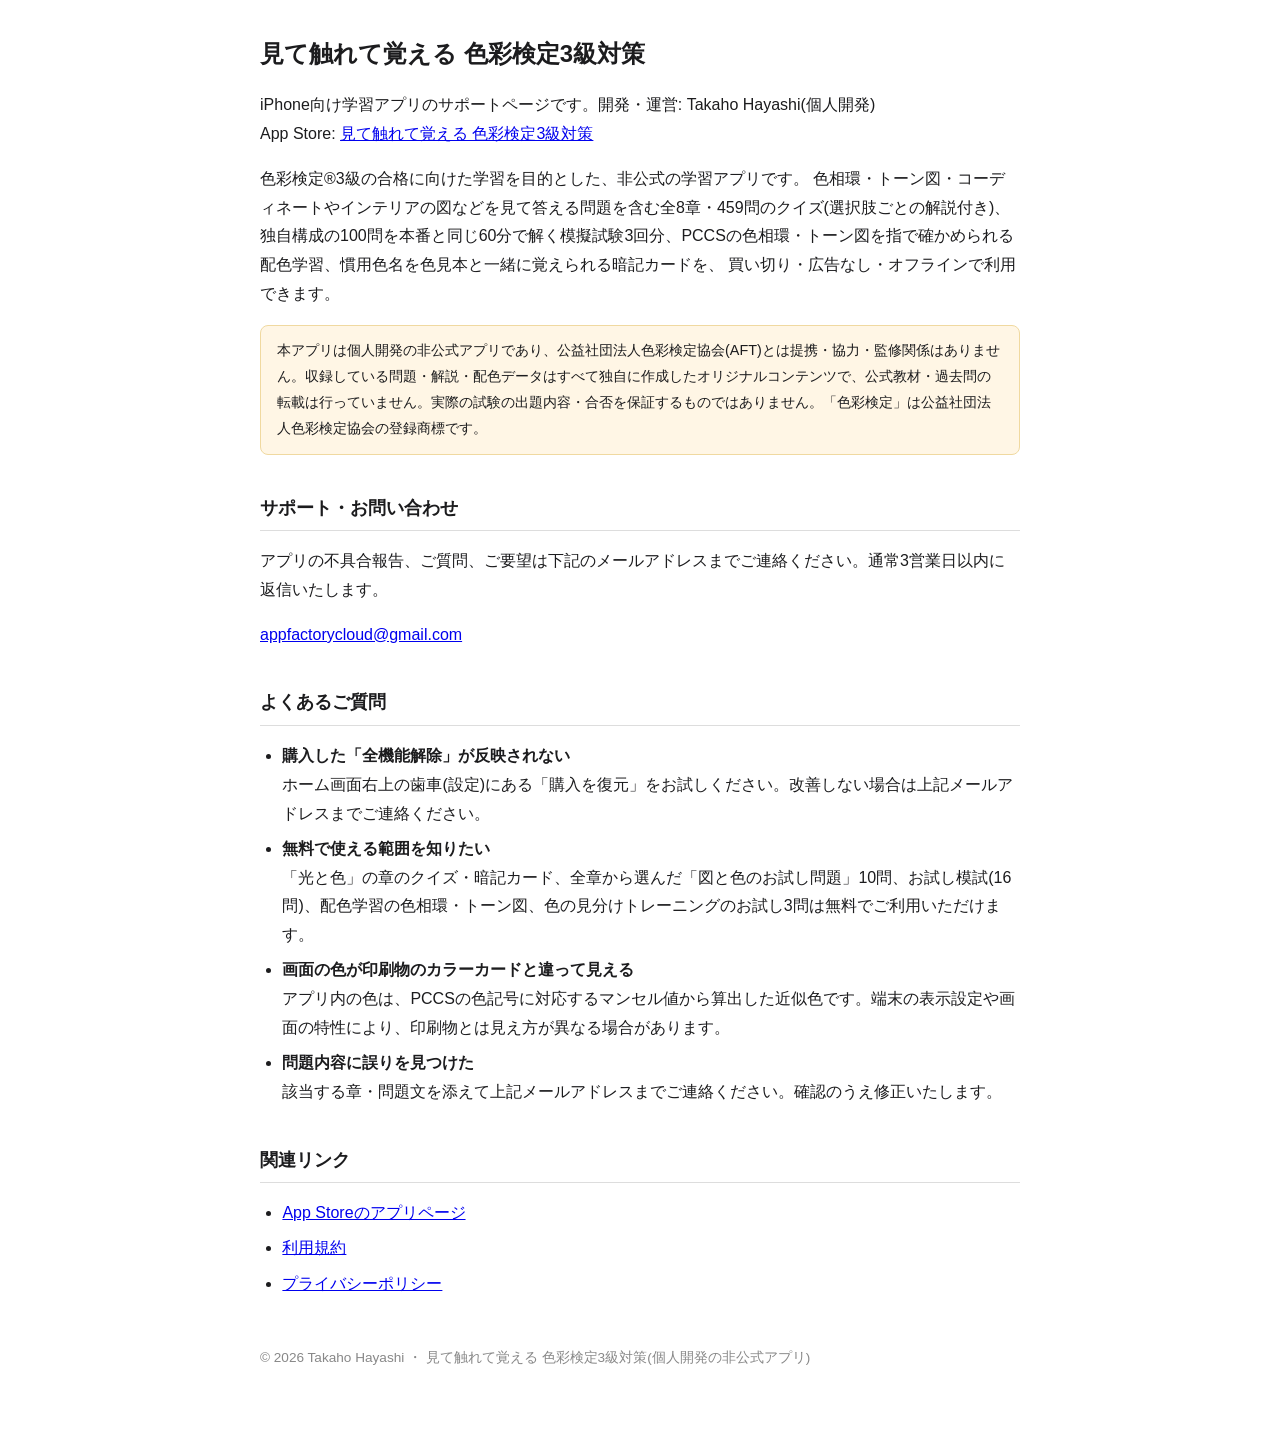
<file: docs/index.html>
<!DOCTYPE html>
<html lang="ja">
<head>
<meta charset="UTF-8">
<meta name="viewport" content="width=device-width, initial-scale=1.0">
<title>見て触れて覚える 色彩検定3級対策 | サポート</title>
<style>
  :root { color-scheme: light dark; }
  body {
    font-family: -apple-system, BlinkMacSystemFont, "Hiragino Kaku Gothic ProN", "Yu Gothic", sans-serif;
    line-height: 1.8;
    max-width: 760px;
    margin: 0 auto;
    padding: 2rem 1.25rem 4rem;
    color: #1c1c1e;
    background: #fff;
  }
  @media (prefers-color-scheme: dark) {
    body { color: #f2f2f7; background: #111113; }
    a { color: #6ea8fe; }
    hr { border-color: #333; }
  }
  h1 { font-size: 1.5rem; margin-top: 0; }
  h2 { font-size: 1.15rem; margin-top: 2.25rem; border-bottom: 1px solid #ddd; padding-bottom: .4rem; }
  @media (prefers-color-scheme: dark) { h2 { border-bottom-color: #333; } }
  ul { padding-left: 1.4rem; }
  li { margin-bottom: .4rem; }
  .app-name { font-weight: 600; }
  .disclaimer {
    background: #fff6e5;
    border: 1px solid #f0d9a0;
    border-radius: 8px;
    padding: 12px 16px;
    font-size: 0.9em;
    color: #1c1c1e;
  }
  @media (prefers-color-scheme: dark) {
    .disclaimer { background: #2a2410; border-color: #55480f; color: #f2f2f7; }
  }
  footer { margin-top: 3rem; font-size: .85rem; color: #888; }
</style>
</head>
<body>

<h1>見て触れて覚える 色彩検定3級対策</h1>
<p>iPhone向け学習アプリのサポートページです。開発・運営: Takaho Hayashi(個人開発)<br>
App Store: <a href="https://apps.apple.com/jp/app/id6818165152">見て触れて覚える 色彩検定3級対策</a></p>
<p>
色彩検定®3級の合格に向けた学習を目的とした、非公式の学習アプリです。
色相環・トーン図・コーディネートやインテリアの図などを見て答える問題を含む全8章・459問のクイズ(選択肢ごとの解説付き)、
独自構成の100問を本番と同じ60分で解く模擬試験3回分、PCCSの色相環・トーン図を指で確かめられる配色学習、慣用色名を色見本と一緒に覚えられる暗記カードを、
買い切り・広告なし・オフラインで利用できます。
</p>
<p class="disclaimer">
本アプリは個人開発の非公式アプリであり、公益社団法人色彩検定協会(AFT)とは提携・協力・監修関係はありません。収録している問題・解説・配色データはすべて独自に作成したオリジナルコンテンツで、公式教材・過去問の転載は行っていません。実際の試験の出題内容・合否を保証するものではありません。「色彩検定」は公益社団法人色彩検定協会の登録商標です。
</p>

<h2>サポート・お問い合わせ</h2>
<p>アプリの不具合報告、ご質問、ご要望は下記のメールアドレスまでご連絡ください。通常3営業日以内に返信いたします。</p>
<p><a href="mailto:appfactorycloud@gmail.com">appfactorycloud@gmail.com</a></p>

<h2>よくあるご質問</h2>
<ul>
  <li><strong>購入した「全機能解除」が反映されない</strong><br>ホーム画面右上の歯車(設定)にある「購入を復元」をお試しください。改善しない場合は上記メールアドレスまでご連絡ください。</li>
  <li><strong>無料で使える範囲を知りたい</strong><br>「光と色」の章のクイズ・暗記カード、全章から選んだ「図と色のお試し問題」10問、お試し模試(16問)、配色学習の色相環・トーン図、色の見分けトレーニングのお試し3問は無料でご利用いただけます。</li>
  <li><strong>画面の色が印刷物のカラーカードと違って見える</strong><br>アプリ内の色は、PCCSの色記号に対応するマンセル値から算出した近似色です。端末の表示設定や画面の特性により、印刷物とは見え方が異なる場合があります。</li>
  <li><strong>問題内容に誤りを見つけた</strong><br>該当する章・問題文を添えて上記メールアドレスまでご連絡ください。確認のうえ修正いたします。</li>
</ul>

<h2>関連リンク</h2>
<ul>
  <li><a href="https://apps.apple.com/jp/app/id6818165152">App Storeのアプリページ</a></li>
  <li><a href="terms.html">利用規約</a></li>
  <li><a href="privacy.html">プライバシーポリシー</a></li>
</ul>

<footer>
© 2026 Takaho Hayashi ・ 見て触れて覚える 色彩検定3級対策(個人開発の非公式アプリ)
</footer>

</body>
</html>
</file>
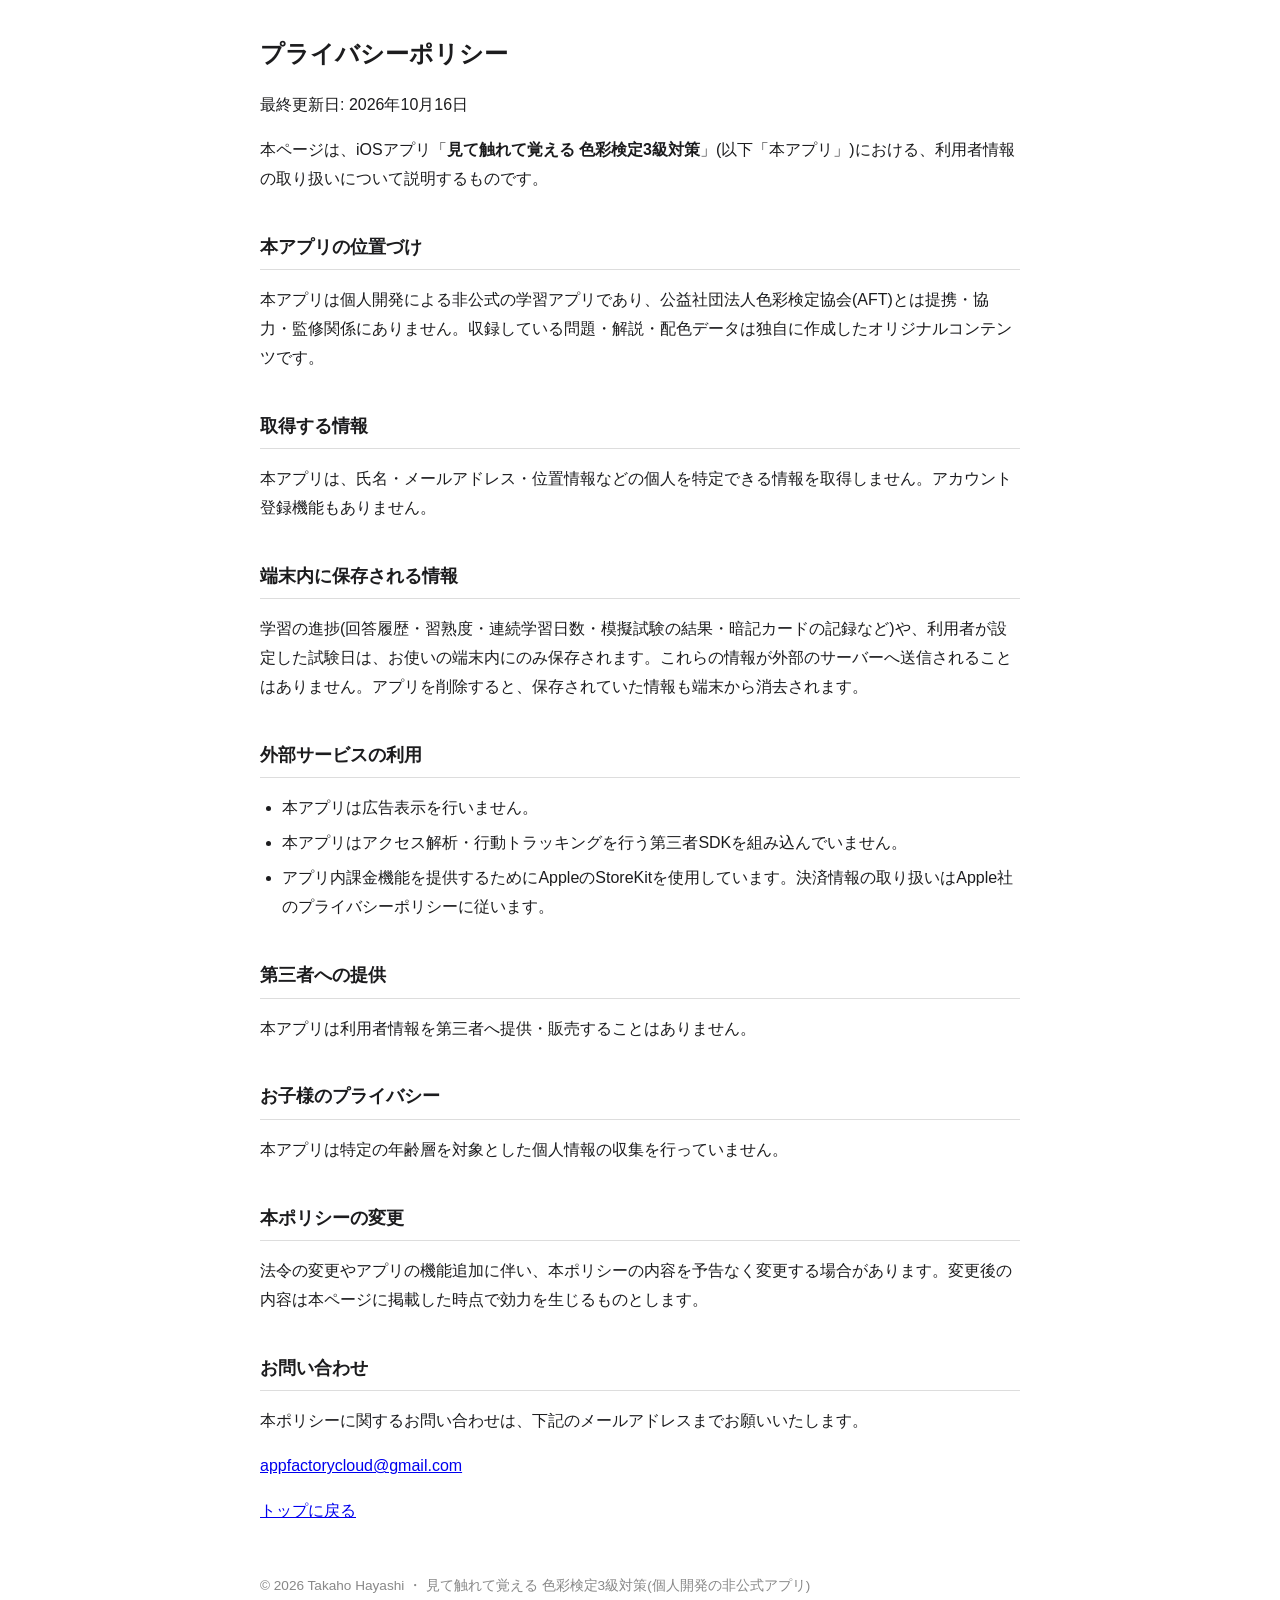
<file: docs/privacy.html>
<!DOCTYPE html>
<html lang="ja">
<head>
<meta charset="UTF-8">
<meta name="viewport" content="width=device-width, initial-scale=1.0">
<title>見て触れて覚える 色彩検定3級対策 | プライバシーポリシー</title>
<style>
  :root { color-scheme: light dark; }
  body {
    font-family: -apple-system, BlinkMacSystemFont, "Hiragino Kaku Gothic ProN", "Yu Gothic", sans-serif;
    line-height: 1.8;
    max-width: 760px;
    margin: 0 auto;
    padding: 2rem 1.25rem 4rem;
    color: #1c1c1e;
    background: #fff;
  }
  @media (prefers-color-scheme: dark) {
    body { color: #f2f2f7; background: #111113; }
    a { color: #6ea8fe; }
    hr { border-color: #333; }
  }
  h1 { font-size: 1.5rem; margin-top: 0; }
  h2 { font-size: 1.15rem; margin-top: 2.25rem; border-bottom: 1px solid #ddd; padding-bottom: .4rem; }
  @media (prefers-color-scheme: dark) { h2 { border-bottom-color: #333; } }
  ul { padding-left: 1.4rem; }
  li { margin-bottom: .4rem; }
  .app-name { font-weight: 600; }
  .disclaimer {
    background: #fff6e5;
    border: 1px solid #f0d9a0;
    border-radius: 8px;
    padding: 12px 16px;
    font-size: 0.9em;
    color: #1c1c1e;
  }
  @media (prefers-color-scheme: dark) {
    .disclaimer { background: #2a2410; border-color: #55480f; color: #f2f2f7; }
  }
  footer { margin-top: 3rem; font-size: .85rem; color: #888; }
</style>
</head>
<body>

<h1>プライバシーポリシー</h1>
<p>最終更新日: 2026年10月16日</p>
<p>本ページは、iOSアプリ「<span class="app-name">見て触れて覚える 色彩検定3級対策</span>」(以下「本アプリ」)における、利用者情報の取り扱いについて説明するものです。</p>

<h2>本アプリの位置づけ</h2>
<p>本アプリは個人開発による非公式の学習アプリであり、公益社団法人色彩検定協会(AFT)とは提携・協力・監修関係にありません。収録している問題・解説・配色データは独自に作成したオリジナルコンテンツです。</p>

<h2>取得する情報</h2>
<p>本アプリは、氏名・メールアドレス・位置情報などの個人を特定できる情報を取得しません。アカウント登録機能もありません。</p>

<h2>端末内に保存される情報</h2>
<p>学習の進捗(回答履歴・習熟度・連続学習日数・模擬試験の結果・暗記カードの記録など)や、利用者が設定した試験日は、お使いの端末内にのみ保存されます。これらの情報が外部のサーバーへ送信されることはありません。アプリを削除すると、保存されていた情報も端末から消去されます。</p>

<h2>外部サービスの利用</h2>
<ul>
  <li>本アプリは広告表示を行いません。</li>
  <li>本アプリはアクセス解析・行動トラッキングを行う第三者SDKを組み込んでいません。</li>
  <li>アプリ内課金機能を提供するためにAppleのStoreKitを使用しています。決済情報の取り扱いはApple社のプライバシーポリシーに従います。</li>
</ul>

<h2>第三者への提供</h2>
<p>本アプリは利用者情報を第三者へ提供・販売することはありません。</p>

<h2>お子様のプライバシー</h2>
<p>本アプリは特定の年齢層を対象とした個人情報の収集を行っていません。</p>

<h2>本ポリシーの変更</h2>
<p>法令の変更やアプリの機能追加に伴い、本ポリシーの内容を予告なく変更する場合があります。変更後の内容は本ページに掲載した時点で効力を生じるものとします。</p>

<h2>お問い合わせ</h2>
<p>本ポリシーに関するお問い合わせは、下記のメールアドレスまでお願いいたします。</p>
<p><a href="mailto:appfactorycloud@gmail.com">appfactorycloud@gmail.com</a></p>
<p><a href="index.html">トップに戻る</a></p>

<footer>
© 2026 Takaho Hayashi ・ 見て触れて覚える 色彩検定3級対策(個人開発の非公式アプリ)
</footer>

</body>
</html>
</file>
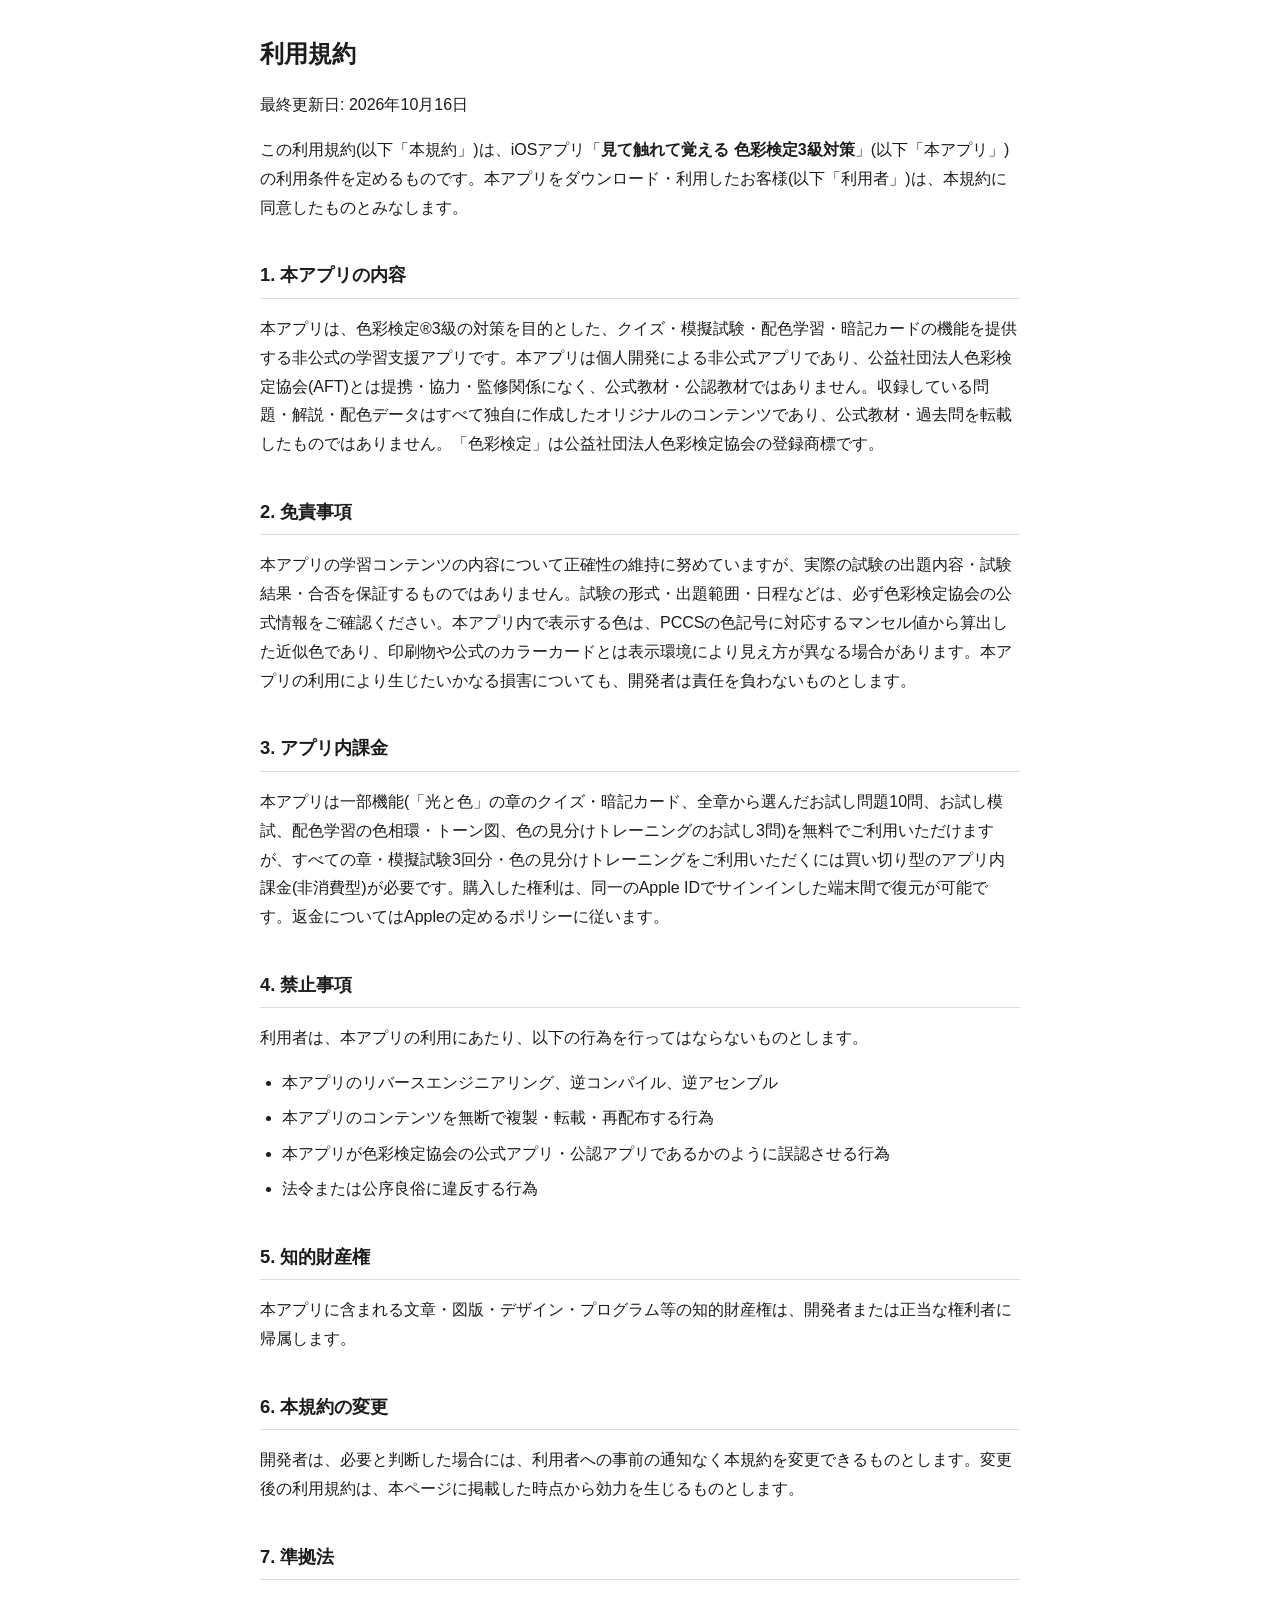
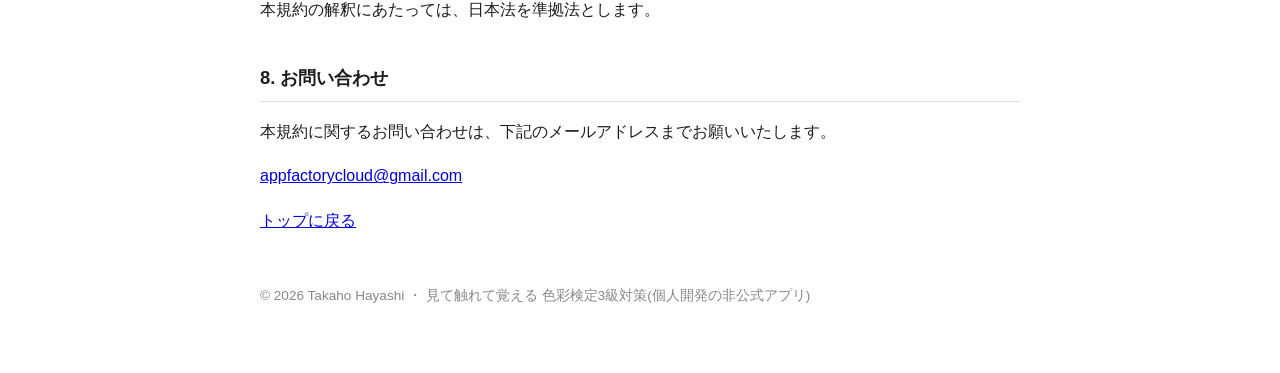
<file: docs/terms.html>
<!DOCTYPE html>
<html lang="ja">
<head>
<meta charset="UTF-8">
<meta name="viewport" content="width=device-width, initial-scale=1.0">
<title>見て触れて覚える 色彩検定3級対策 | 利用規約</title>
<style>
  :root { color-scheme: light dark; }
  body {
    font-family: -apple-system, BlinkMacSystemFont, "Hiragino Kaku Gothic ProN", "Yu Gothic", sans-serif;
    line-height: 1.8;
    max-width: 760px;
    margin: 0 auto;
    padding: 2rem 1.25rem 4rem;
    color: #1c1c1e;
    background: #fff;
  }
  @media (prefers-color-scheme: dark) {
    body { color: #f2f2f7; background: #111113; }
    a { color: #6ea8fe; }
    hr { border-color: #333; }
  }
  h1 { font-size: 1.5rem; margin-top: 0; }
  h2 { font-size: 1.15rem; margin-top: 2.25rem; border-bottom: 1px solid #ddd; padding-bottom: .4rem; }
  @media (prefers-color-scheme: dark) { h2 { border-bottom-color: #333; } }
  ul { padding-left: 1.4rem; }
  li { margin-bottom: .4rem; }
  .app-name { font-weight: 600; }
  .disclaimer {
    background: #fff6e5;
    border: 1px solid #f0d9a0;
    border-radius: 8px;
    padding: 12px 16px;
    font-size: 0.9em;
    color: #1c1c1e;
  }
  @media (prefers-color-scheme: dark) {
    .disclaimer { background: #2a2410; border-color: #55480f; color: #f2f2f7; }
  }
  footer { margin-top: 3rem; font-size: .85rem; color: #888; }
</style>
</head>
<body>

<h1>利用規約</h1>
<p>最終更新日: 2026年10月16日</p>
<p>この利用規約(以下「本規約」)は、iOSアプリ「<span class="app-name">見て触れて覚える 色彩検定3級対策</span>」(以下「本アプリ」)の利用条件を定めるものです。本アプリをダウンロード・利用したお客様(以下「利用者」)は、本規約に同意したものとみなします。</p>

<h2>1. 本アプリの内容</h2>
<p>本アプリは、色彩検定®3級の対策を目的とした、クイズ・模擬試験・配色学習・暗記カードの機能を提供する非公式の学習支援アプリです。本アプリは個人開発による非公式アプリであり、公益社団法人色彩検定協会(AFT)とは提携・協力・監修関係になく、公式教材・公認教材ではありません。収録している問題・解説・配色データはすべて独自に作成したオリジナルのコンテンツであり、公式教材・過去問を転載したものではありません。「色彩検定」は公益社団法人色彩検定協会の登録商標です。</p>

<h2>2. 免責事項</h2>
<p>本アプリの学習コンテンツの内容について正確性の維持に努めていますが、実際の試験の出題内容・試験結果・合否を保証するものではありません。試験の形式・出題範囲・日程などは、必ず色彩検定協会の公式情報をご確認ください。本アプリ内で表示する色は、PCCSの色記号に対応するマンセル値から算出した近似色であり、印刷物や公式のカラーカードとは表示環境により見え方が異なる場合があります。本アプリの利用により生じたいかなる損害についても、開発者は責任を負わないものとします。</p>

<h2>3. アプリ内課金</h2>
<p>本アプリは一部機能(「光と色」の章のクイズ・暗記カード、全章から選んだお試し問題10問、お試し模試、配色学習の色相環・トーン図、色の見分けトレーニングのお試し3問)を無料でご利用いただけますが、すべての章・模擬試験3回分・色の見分けトレーニングをご利用いただくには買い切り型のアプリ内課金(非消費型)が必要です。購入した権利は、同一のApple IDでサインインした端末間で復元が可能です。返金についてはAppleの定めるポリシーに従います。</p>

<h2>4. 禁止事項</h2>
<p>利用者は、本アプリの利用にあたり、以下の行為を行ってはならないものとします。</p>
<ul>
  <li>本アプリのリバースエンジニアリング、逆コンパイル、逆アセンブル</li>
  <li>本アプリのコンテンツを無断で複製・転載・再配布する行為</li>
  <li>本アプリが色彩検定協会の公式アプリ・公認アプリであるかのように誤認させる行為</li>
  <li>法令または公序良俗に違反する行為</li>
</ul>

<h2>5. 知的財産権</h2>
<p>本アプリに含まれる文章・図版・デザイン・プログラム等の知的財産権は、開発者または正当な権利者に帰属します。</p>

<h2>6. 本規約の変更</h2>
<p>開発者は、必要と判断した場合には、利用者への事前の通知なく本規約を変更できるものとします。変更後の利用規約は、本ページに掲載した時点から効力を生じるものとします。</p>

<h2>7. 準拠法</h2>
<p>本規約の解釈にあたっては、日本法を準拠法とします。</p>

<h2>8. お問い合わせ</h2>
<p>本規約に関するお問い合わせは、下記のメールアドレスまでお願いいたします。</p>
<p><a href="mailto:appfactorycloud@gmail.com">appfactorycloud@gmail.com</a></p>
<p><a href="index.html">トップに戻る</a></p>

<footer>
© 2026 Takaho Hayashi ・ 見て触れて覚える 色彩検定3級対策(個人開発の非公式アプリ)
</footer>

</body>
</html>
</file>
